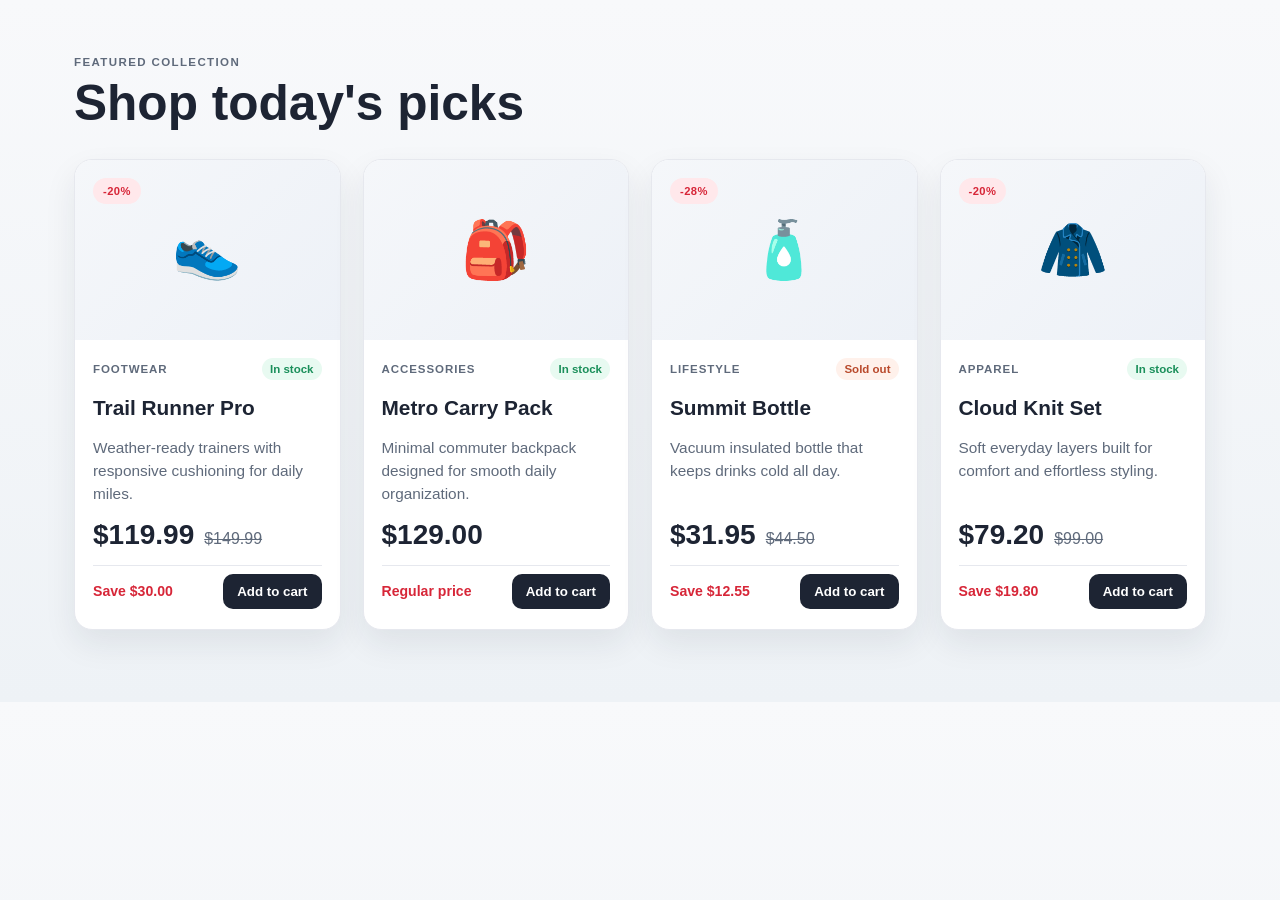
<file: index.html>
<!DOCTYPE html>
<html lang="en">
  <head>
    <meta charset="UTF-8" />
    <meta name="viewport" content="width=device-width, initial-scale=1.0" />
    <title>Product Listing</title>
    <link rel="stylesheet" href="styles.css" />
  </head>
  <body>
    <main class="page-shell">
      <header class="page-header">
        <div>
          <p class="eyebrow">Featured collection</p>
          <h1>Shop today's picks</h1>
        </div>
      </header>

      <section class="product-grid" id="productGrid" aria-live="polite"></section>
    </main>

    <script src="script.js"></script>
  </body>
</html>
</file>
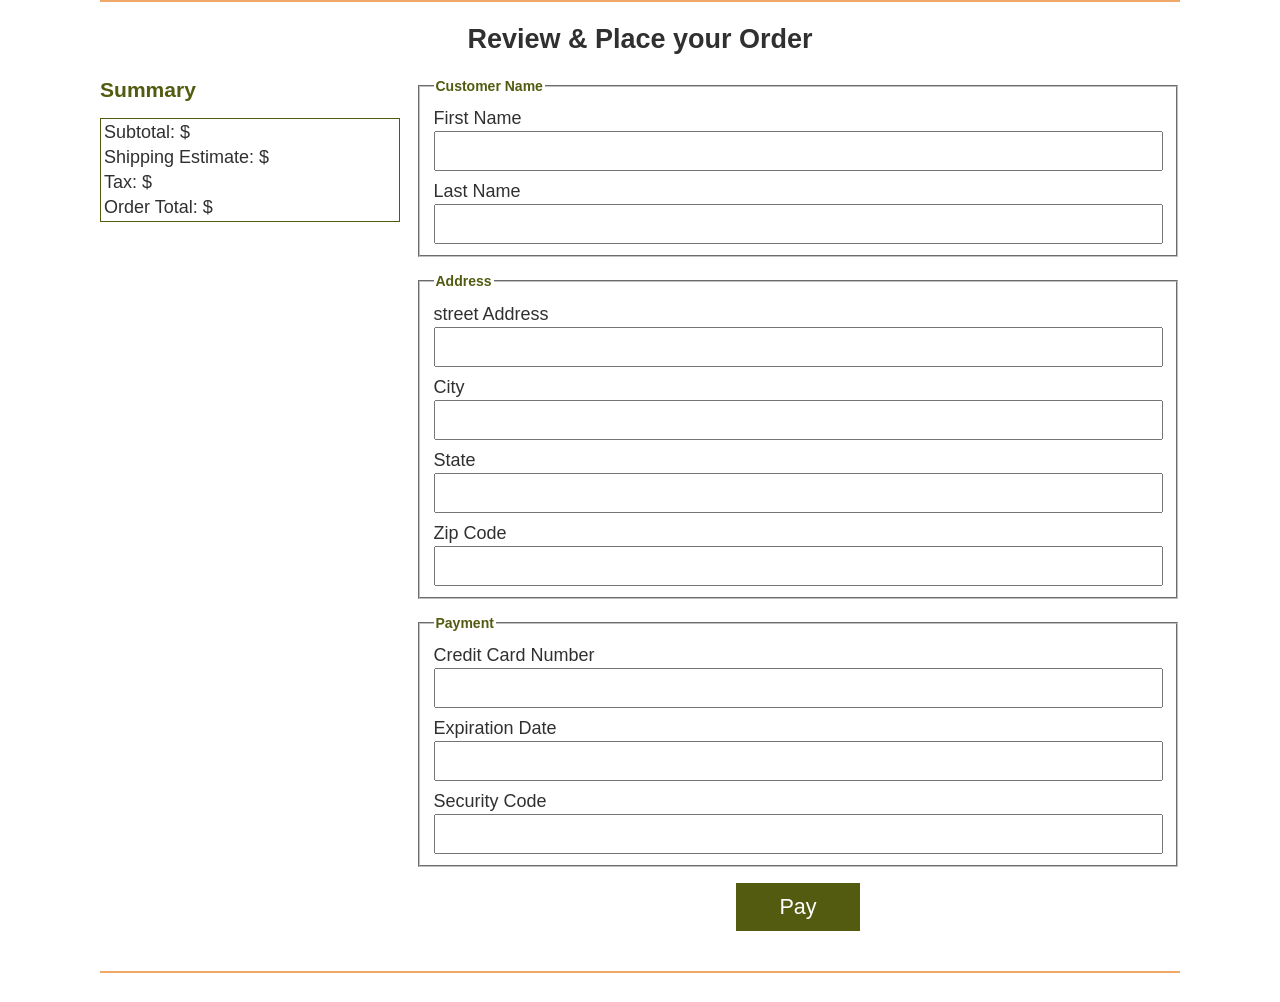
<file: wdd-330-sleepoutside-main/src/checkout/index.html>
<!doctype html>

<html lang="en">
  <head>
    <meta charset="UTF-8" />
    <meta name="viewport" content="width=device-width, initial-scale=1.0" />
    <link rel="icon" type="image/svg+xml" href="/images/favicon.svg" />
    <link rel="icon" type="image/png" href="/images/favicon.png" />
    <title>Sleep Outside | Checkout</title>
    <link rel="stylesheet" href="../css/style.css" />
    <!-- Reference the main.js file -->
    <script type="module" src="../js/checkout.js"></script>
  </head>

  <body>
    <header class="divider" id="header"></header>

    <main class="divider">
      <section class="products">
        <h2>Review & Place your Order</h2>
      </section>
      <section class="form-checkout">
        <div class="summary">
          <h3>Summary</h3>
          <table>
            <tr>
              <td>Subtotal: $<span id="subtotal"></span></td>
            </tr>
            <tr>
              <td>Shipping Estimate: $<span id="shipping"></span></td>
            </tr>
            <tr>
              <td>Tax: $<span id="tax"></span></td>
            </tr>
            <tr>
              <td>Order Total: $<span id="order-total"></span></td>
            </tr>
          </table>
        </div>
        <form name="checkout" action="">
          <fieldset>
            <legend>Customer Name</legend>
            <label for="fname">First Name</label>
            <input required type="text" name="fname" id="fname" />
            <label for="lname">Last Name</label>
            <input required type="text" name="lname" id="lname" />
          </fieldset>
          <fieldset>
            <legend>Address</legend>
            <label for="street">street Address</label>
            <input required type="text" name="street" id="street" />
            <label for="city">City</label>
            <input required type="text" name="city" id="city" />
            <label for="state">State</label>
            <input required type="text" name="state" id="state" />
            <label for="zip">Zip Code</label>
            <input required type="text" name="zip" id="zip" />
          </fieldset>
          <fieldset>
            <legend>Payment</legend>
            <label for="cardNumber">Credit Card Number</label>
            <input required type="text" name="cardNumber" id="cardNumber" />
            <label for="expiration">Expiration Date</label>
            <input required type="text" name="expiration" id="expiration" />
            <label for="code">Security Code</label>
            <input required type="number" name="code" id="code" />
          </fieldset>
          <button id="paySubmit" type="submit">Pay</button>
        </form>
      </section>
    </main>

    <footer id="footer"></footer>
  </body>
</html>
</file>
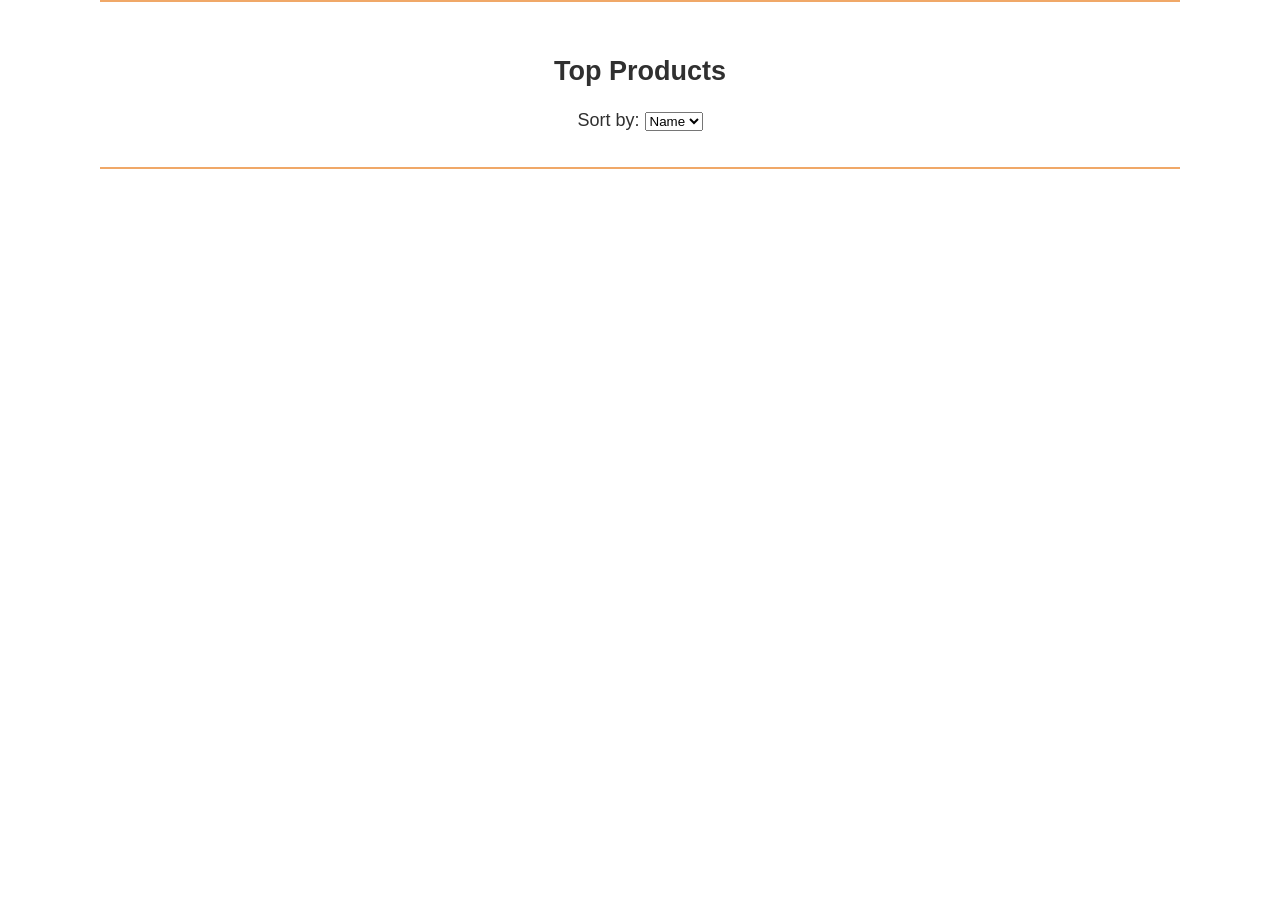
<file: wdd-330-sleepoutside-main/src/product-listing/index.html>
<!doctype html>
<html lang="en">
  <head>
    <meta charset="UTF-8" />
    <meta name="viewport" content="width=device-width, initial-scale=1.0" />
    <link rel="icon" type="image/svg+xml" href="/images/favicon.svg" />
    <link rel="icon" type="image/png" href="/images/favicon.png" />
    <title>Sleep Outside | Product Listing</title>
    <link rel="stylesheet" href="../css/style.css" />
    <!-- Reference the main.js file -->
    <script type="module" src="../js/product-listing.js"></script>
  </head>
  <body>
      <header class="divider" id="header"></header>
      <section id="breadcrumbs"></section>
    <main class="divider">
      <section class="products">
        <h2>Top Products <span class="title"></span></h2>
        <div>
          <label for="sort">Sort by:</label>
          <select id="sort" name="sort">
            <option value="name">Name</option>
            <option value="price">Price</option>
          </select>
        </div>
        <ul class="product-list"></ul>
      </section>
    </main>

    <footer id="footer"></footer>
  </body>
</html>
</file>
<file: styles.css>
:root {
  --bg: #f4f5f7;
  --card: #ffffff;
  --text: #1d2433;
  --muted: #5f6a7b;
  --line: #e6e8ee;
  --accent: #d72638;
  --accent-soft: #ffe8eb;
  --success: #1a8f5a;
  --success-soft: #e8faf1;
  --shadow: 0 14px 32px rgba(29, 36, 51, 0.08);
}

* {
  box-sizing: border-box;
}

body {
  margin: 0;
  font-family: "Segoe UI", Tahoma, Geneva, Verdana, sans-serif;
  background: linear-gradient(180deg, #f8f9fb 0%, #eef2f6 100%);
  color: var(--text);
}

.page-shell {
  max-width: 1180px;
  margin: 0 auto;
  padding: 56px 24px 72px;
}

.page-header {
  margin-bottom: 28px;
}

.eyebrow {
  margin: 0 0 8px;
  font-size: 0.72rem;
  font-weight: 700;
  letter-spacing: 0.12em;
  text-transform: uppercase;
  color: var(--muted);
}

h1 {
  margin: 0;
  font-size: clamp(2rem, 4vw, 3.1rem);
  line-height: 1.1;
}

.product-grid {
  display: grid;
  grid-template-columns: repeat(auto-fit, minmax(230px, 1fr));
  gap: 22px;
}

.product-card {
  position: relative;
  display: flex;
  flex-direction: column;
  min-height: 370px;
  background: var(--card);
  border: 1px solid var(--line);
  border-radius: 18px;
  overflow: hidden;
  box-shadow: var(--shadow);
}

.product-image {
  position: relative;
  height: 180px;
  display: flex;
  align-items: center;
  justify-content: center;
  background: linear-gradient(135deg, #f5f7fa, #edf1f7);
  font-size: 3.5rem;
}

.discount-badge {
  position: absolute;
  top: 18px;
  left: 18px;
  display: inline-flex;
  align-items: center;
  gap: 6px;
  padding: 7px 10px;
  border-radius: 999px;
  background: var(--accent-soft);
  color: var(--accent);
  font-size: 0.7rem;
  font-weight: 800;
  letter-spacing: 0.04em;
  text-transform: uppercase;
}

.product-body {
  display: flex;
  flex: 1;
  flex-direction: column;
  gap: 14px;
  padding: 18px 18px 20px;
}

.product-meta {
  display: flex;
  align-items: center;
  justify-content: space-between;
  gap: 12px;
}

.category {
  margin: 0;
  font-size: 0.72rem;
  font-weight: 700;
  letter-spacing: 0.08em;
  text-transform: uppercase;
  color: var(--muted);
}

.stock {
  display: inline-block;
  padding: 5px 8px;
  border-radius: 999px;
  background: var(--success-soft);
  color: var(--success);
  font-size: 0.72rem;
  font-weight: 700;
}

.product-name {
  margin: 0;
  font-size: 1.3rem;
  line-height: 1.35;
}

.product-desc {
  margin: 0;
  color: var(--muted);
  line-height: 1.5;
  font-size: 0.96rem;
}

.product-pricing {
  display: flex;
  align-items: baseline;
  gap: 10px;
  margin-top: auto;
}

.final-price {
  font-size: 1.75rem;
  font-weight: 800;
}

.retail-price {
  font-size: 1rem;
  color: var(--muted);
  text-decoration: line-through;
}

.product-footer {
  display: flex;
  align-items: center;
  justify-content: space-between;
  gap: 12px;
  padding-top: 8px;
  border-top: 1px solid var(--line);
}

.save-amount {
  font-size: 0.88rem;
  font-weight: 700;
  color: var(--accent);
}

.cta-button {
  appearance: none;
  border: none;
  border-radius: 10px;
  background: var(--text);
  color: #fff;
  padding: 10px 14px;
  font-weight: 700;
  cursor: pointer;
  transition: transform 0.2s ease, opacity 0.2s ease;
}

.cta-button:hover {
  transform: translateY(-1px);
}

.cta-button:active {
  transform: translateY(0);
}

@media (max-width: 560px) {
  .page-shell {
    padding-top: 32px;
  }

  .product-card {
    min-height: 330px;
  }

  .product-footer {
    flex-direction: column;
    align-items: flex-start;
  }
}
</file>
<file: wdd-330-sleepoutside-main/src/css/style.css>
:root {
  --font-body: Arial, Helvetica, sans-serif;
  --font-headline: Haettenschweiler, "Arial Narrow Bold", sans-serif;
  /* colors */
  --primary-color: #f0a868;
  --secondary-color: #525b0f;
  --tertiary-color: #a4b8c4;
  --light-grey: #d0d0d0;
  --dark-grey: #303030;

  /* sizes */
  --font-base: 18px;
  --small-font: 0.8em;
  --large-font: 1.2em;
}
* {
  box-sizing: border-box;
}
body {
  margin: 0;
  font-family: var(--font-body);
  font-size: var(--font-base);
  color: var(--dark-grey);
}
/* img {
  max-width: 100%;
} */
header {
  display: flex;
  justify-content: space-between;
  padding: 0 10px;
}
.logo {
  line-height: 60px;
  width: 245px;
  overflow: hidden;
  display: flex;
  font-size: 30px;
  text-align: right;
  font-family: var(--font-headline);
}
.logo img {
  width: 60px;
  height: 60px;
}
.logo a {
  text-decoration: none;
  color: var(--font-body);
}
.hero {
  position: relative;
}
.hero .logo {
  position: absolute;
  left: calc(50% - 60px);
  bottom: -10px;
  background-color: white;
}
.logo--square {
  font-size: var(--small-font);
  width: 110px;
  height: 80px;

  flex-direction: column;
  align-items: flex-end;
  box-shadow: 1px 1px 4px var(--light-grey);
  justify-content: center;
  align-items: center;
  line-height: 1;
}
.logo--square img {
  width: 90px;
  height: 90px;
  margin-top: -1.3em;
}
.logo--square > div {
  margin-top: -1.7em;
}

/* Signup button */
.newsletter-signup {
  background-color: #f7f7f7;
  padding: 20px;
  border: 1px solid #ddd;
  margin-bottom: 20px;
}

.newsletter-signup h2 {
  margin-top: 0;
}

.newsletter-signup form {
  margin-top: 10px;
}

.newsletter-signup input[type="email"] {
  width: 100%;
  padding: 10px;
  margin-bottom: 10px;
  border: 1px solid #ccc;
}

.newsletter-signup button[type="submit"] {
  color: #fff;
  padding: 10px 20px;
  border: none;
  border-radius: 5px;
  cursor: pointer;
}

.newsletter-signup button[type="submit"]:hover {
  background-color: #3e8e41;
}

/* utility classes */
.highlight {
  color: var(--tertiary-color);
}

button {
  padding: 0.5em 2em;
  background-color: var(--secondary-color);
  color: white;
  margin: auto;
  display: block;
  border: 0;
  font-size: var(--large-font);
  cursor: pointer;
}
button:hover {
  background-color: var(--tertiary-color);
}

.button--small {
  padding: 0.5em 1em;
  font-size: var(--small-font);
}
.divider {
  border-bottom: 2px solid var(--primary-color);
}
/* End utility classes */

/* Cart icon styles */
.cart {
  padding-top: 1em;
  position: relative;
  text-align: center;
}

.cart-superscript {
  position: absolute;
  top: 5px;
  right: 5px;
  padding: 6px;
  color: white;
  font-size: 12px;
  border-radius: 50%;
  background: red;
  width: 20px;
  height: 20px;
  display: flex;
  align-items: center;
  justify-content: center;
  text-align: center;
  transition: transform 0.3s ease;
}
/* Animation when the quantity changes */
.cart-superscript.updated {
  animation: bounce 0.3s ease;
}

@keyframes bounce {
  0%,
  100% {
    transform: scale(1);
  }
  50% {
    transform: scale(1.3);
  }
}

.cart svg {
  width: 25px;
}
.cart:hover svg {
  fill: gray;
}

/* End cart icon styles */

.mission {
  padding: 0 0.5em;
  /* margin: 0.5em 0; */
  line-height: 1.3;
  max-width: 600px;
  margin: auto;
}
.products {
  display: flex;
  flex-direction: column;
  align-items: center;
  justify-content: center;
  padding: 0 0.5em;
  margin: auto;
}
.product-list {
  display: flex;
  flex-flow: row wrap;
  justify-content: space-between;
  list-style-type: none;
  padding: 0;
  width: 100%;
}
.product-list a {
  text-decoration: none;
  color: var(--dark-grey);
}
/* Styles for product lists */
.product-card {
  flex: 1 1 45%;
  margin: 0.25em;
  padding: 0.5em;
  border: 1px solid var(--light-grey);
  max-width: 250px;
}
.product-card h2,
.product-card h3,
.product-card p {
  margin: 0.5em 0;
}

.card__brand {
  font-size: var(--small-font);
}

.card__name {
  font-size: 1em;
}

/* Cross out original price in red and display discount in blue */
.product-card__original-price {
  text-decoration: line-through;
  color: #f00;
}

.product-card__discount-price {
  color: rgb(0, 0, 255);
  font-weight: bold;
  margin-left: 5px;
}

.discount-flag {
  background-color: #ff9900;
  color: #fff;
  padding: 2px 5px;
  border-radius: 5px;
  width: 50%;
  text-align: center;
  left: 50%;
  transform: translateX(50%);
}

/* End product list card */

.product-detail {
  padding: 1em;
  max-width: 500px;
  margin: auto;
}

.product-detail img {
  width: 100%;
}

/* Start cart list card styles */
.cart-card {
  display: grid;
  grid-template-columns: 25% auto 15% 100px;
  font-size: var(--small-font);
  /* max-height: 120px; */
  align-items: center;
  width: 100%;
}

.cart-card__image {
  grid-row: 1/3;
  grid-column: 1;
}
.cart-card p {
  margin-top: 0;
}
.cart-card .card__name {
  grid-row: 1;
  grid-column: 2;
}

.cart-card__color {
  grid-row: 2;
  grid-column: 2;
}

.cart-card__quantity {
  grid-row: 1;
  grid-column: 3;
  padding: 0.5rem 0.25rem;
  margin: auto 0;
}

.qtd-container {
  margin: 0.25rem;
  max-width: 50px;
  justify-self: right;
}

.qtd-button {
  background-color: var(--secondary-color);
  color: white;
  text-align: center;
  font-size: 1.2rem;
  padding: 0.5rem;
  margin: 0;
  max-width: 50px;
}

.cart-card__price {
  grid-row: 2;
  grid-column: 3;
  margin-right: 1rem;
  text-align: right;
}

.cart-card__subtotal {
  grid-row: 1;
  grid-column: 1 / span 2;
  justify-self: center;
}

.cart-item-buttons {
  grid-row: 1/3;
  grid-column: 4;
}

.cart-card__remove {
  margin: .5rem 0;
}

.wishlist {
  margin: .5rem;
}

.wishlist-items {
  padding: 0;
}

.wishlist-items a {
  text-decoration: none;
  color: black;
}

.to-wishlist-button {
  font-size: 1rem;
  margin: .5rem 0;
  padding: .2rem;
}

.to-cart-button {
  grid-row: 1;
  grid-column: 4/5;
  font-size: 1rem;
  margin: .5rem 0;
  padding: .5rem;
}

#breadcrumbs {
  padding: 16px;
  display: flex;
  align-items: center;
  gap: 12px;
}

#breadcrumbs .path{
  text-transform: capitalize;
}

@media screen and (min-width: 500px) {
  body {
    max-width: 1080px;
    margin: auto;
  }
  .mission {
    font-size: 1.2em;
  }
  .cart-card {
    font-size: inherit;
    grid-template-columns: 150px auto auto 100px;
  }

  .qtd-container {
    display: flex;
    flex-direction: row-reverse;
    justify-content: space-evenly;
    align-items: center;
    max-width: 150px;
  }
  .qtd-button {
    width: 100%;
    height: 75%;
    margin: 0.5rem;
  }
}

.hide {
  display: none;
}

footer {
  font-size: var(--small-font);
  padding: 1em;
}

/* Main Page Grid */
.pl-grid-container {
  display: grid;
  grid-template-columns: repeat(4, 1fr);
  align-items: center;
  gap: 20px;
  width: 80%;
}

.pl-grid-item {
  padding: 40px;
  text-align: center;
  border-radius: 8px;
  font-size: 1.2em;
}

.pl-grid-item img {
  width: 100px;
  height: 100px;
  border-radius: 8px;
}

.pl-grid-item a {
  text-decoration: none;
  cursor: hand;
  color: var(--dark-grey);
}

.search {
  display: flex;
  justify-content: center;
  align-items: center;
}

#searchForm {
  display: flex;
  flex-direction: row;
  justify-content: center;
  align-items: center;
}

#searchInput {
  margin-right: 5px;
  padding: 1em 2em;
}

/* Checkout page */
.form-checkout {
  display: grid;
  gap: 16px;
  grid-template-columns: 300px 1fr;
}
.form-checkout .summary h3 {
  padding: 0;
  margin: 0;
  margin-bottom: 16px;
  color: #525b0f;
}
.form-checkout .summary table {
  display: grid;
  border: 1px solid #525b0f;
}

.form-checkout fieldset {
  display: grid;
  gap: 2px;

  margin-bottom: 16px;
}
.form-checkout fieldset legend {
  font-size: 14px;
  color: #525b0f;
  font-weight: 600;
}

.form-checkout fieldset label {
  margin-top: 8px;
}

.form-checkout fieldset input {
  height: 40px;
}

.form-checkout button {
  margin-bottom: 40px;
}

/* Modal */

.modal {
    position: fixed;
    top: 0;
    left: 0;
    width: 100%;
    height: 100%;
    background-color: rgba(0, 0, 0, 0.5);
    justify-content: center;
    align-items: center;
}
.modal .header {
  display: grid;
  grid-template-columns: 1fr 100px;
  margin-bottom: 50px;
  justify-content: space-between; 
}
.modal .header button {
  background-color: transparent;
  color: #303030;
  width: 40px;
  padding: 10px;
}
.modal .header h5 {
  font-size: 28px;
  text-align: left;
  padding: 0;
  margin: 10px 0;
}
.modal .action-button {
  padding: 40px;
}
.modal .action-button a {
  text-decoration: none;
  padding: 0.5em 2em;
  background-color: var(--secondary-color);
  color: white;
  margin: auto;
  display: block;
  border: 0;
  font-size: var(--large-font);
  cursor: pointer;
}
.modal .modal-content {
  background-color: white;
  padding: 25px;
  border-radius: 10px;
  width: 50%;
  height: auto;
  text-align: center;
  box-shadow: 0 0 15px rgba(0, 0, 0, 0.2);
  margin: 0 auto;
  margin-top: 100px;
}
</file>
